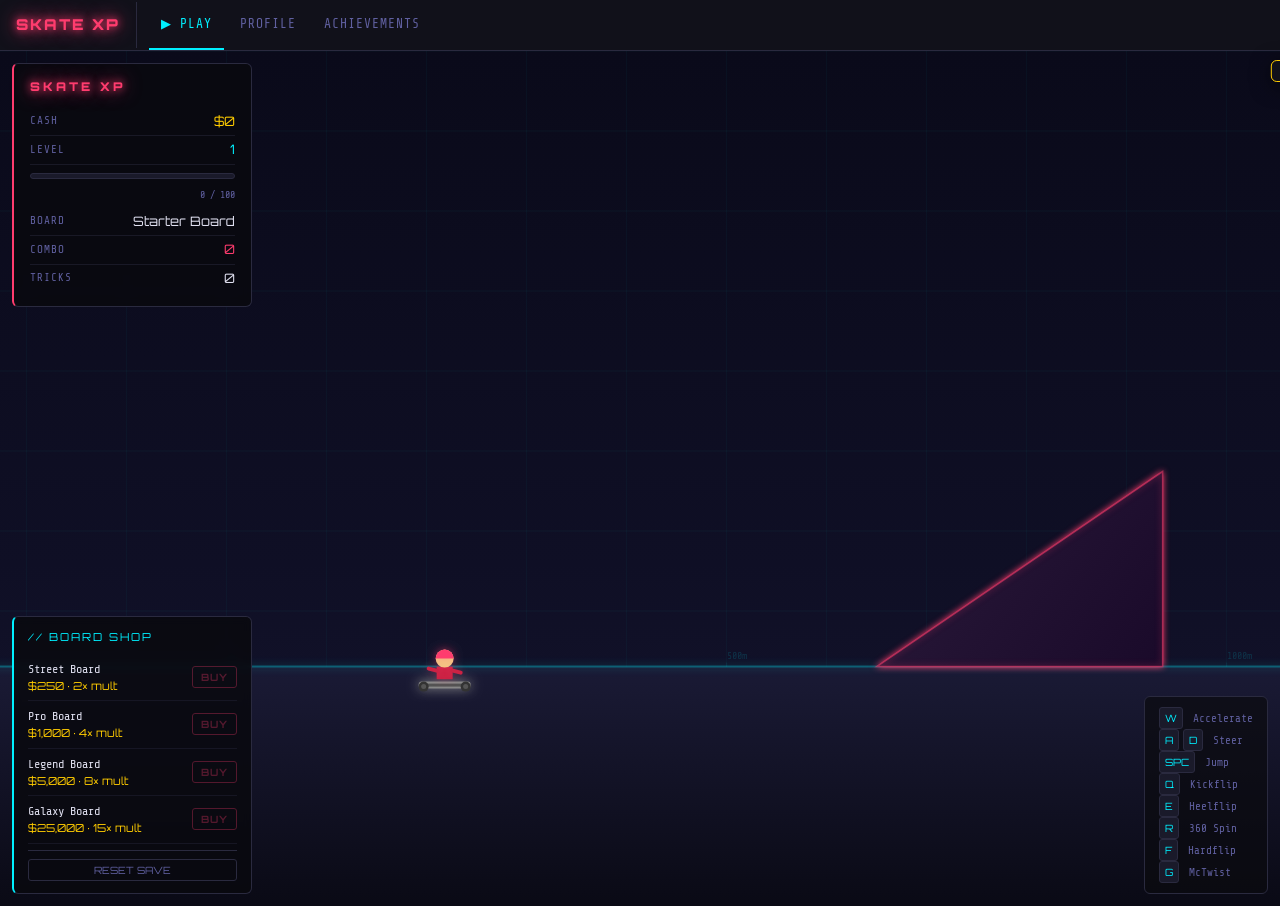
<file: index.html>
<!DOCTYPE html>
<html lang="en">
<head>
<meta charset="UTF-8">
<meta name="viewport" content="width=device-width, initial-scale=1">
<title>Skate XP — Play</title>
<link rel="stylesheet" href="style.css">
</head>
<body>

<nav class="nav">
  <div class="nav-logo">SKATE XP</div>
  <a href="index.html" class="active">▶ PLAY</a>
  <a href="profile.html">PROFILE</a>
  <a href="achievements.html">ACHIEVEMENTS</a>
</nav>

<div id="game-wrap">
  <canvas id="game-canvas"></canvas>

  
  <div id="hud">
    <div class="hud-title">SKATE XP</div>

    <div class="hud-row">
      <span class="hud-label">Cash</span>
      <span class="hud-value gold" id="hud-money">$0</span>
    </div>

    <div class="hud-row">
      <span class="hud-label">Level</span>
      <span class="hud-value cyan" id="hud-level">1</span>
    </div>

    <div class="xp-bar-wrap" title="XP Progress">
      <div class="xp-bar-fill" id="xp-bar" style="width:0%"></div>
    </div>
    <div style="font-size:10px;color:var(--text-dim);text-align:right;margin-bottom:6px" id="hud-xp">0 / 100</div>

    <div class="hud-row">
      <span class="hud-label">Board</span>
      <span class="hud-value" id="hud-board">Starter Board</span>
    </div>

    <div class="hud-row">
      <span class="hud-label">Combo</span>
      <span class="hud-value red" id="hud-combo">0</span>
    </div>

    <div class="hud-row">
      <span class="hud-label">Tricks</span>
      <span class="hud-value" id="hud-tricks">0</span>
    </div>
  </div>

  
  <div id="shop-panel">
    <div class="shop-title">// BOARD SHOP</div>

    <div class="shop-item">
      <div>
        <div class="shop-item-name">Street Board</div>
        <div class="shop-item-price">$250 · 2× mult</div>
      </div>
      <button id="buy-board-1" onclick="buyBoard(1)">BUY</button>
    </div>

    <div class="shop-item">
      <div>
        <div class="shop-item-name">Pro Board</div>
        <div class="shop-item-price">$1,000 · 4× mult</div>
      </div>
      <button id="buy-board-2" onclick="buyBoard(2)">BUY</button>
    </div>

    <div class="shop-item">
      <div>
        <div class="shop-item-name">Legend Board</div>
        <div class="shop-item-price">$5,000 · 8× mult</div>
      </div>
      <button id="buy-board-3" onclick="buyBoard(3)">BUY</button>
    </div>

    <div class="shop-item">
      <div>
        <div class="shop-item-name">Galaxy Board</div>
        <div class="shop-item-price">$25,000 · 15× mult</div>
      </div>
      <button id="buy-board-4" onclick="buyBoard(4)">BUY</button>
    </div>

    <div style="padding-top:8px;border-top:1px solid var(--border);margin-top:6px">
      <button onclick="resetSave()" style="font-family:var(--font-hud);font-size:10px;background:transparent;border:1px solid var(--border);color:var(--text-dim);padding:4px 8px;border-radius:3px;cursor:pointer;width:100%">RESET SAVE</button>
    </div>
  </div>

  
  <div id="controls-hint">
    <span class="key">W</span> Accelerate<br>
    <span class="key">A</span><span class="key">D</span> Steer<br>
    <span class="key">SPC</span> Jump<br>
    <span class="key">Q</span> Kickflip<br>
    <span class="key">E</span> Heelflip<br>
    <span class="key">R</span> 360 Spin<br>
    <span class="key">F</span> Hardflip<br>
    <span class="key">G</span> McTwist
  </div>
</div>

<div id="toast"></div>

<script src="game.js"></script>
</body>
</html>
</file>
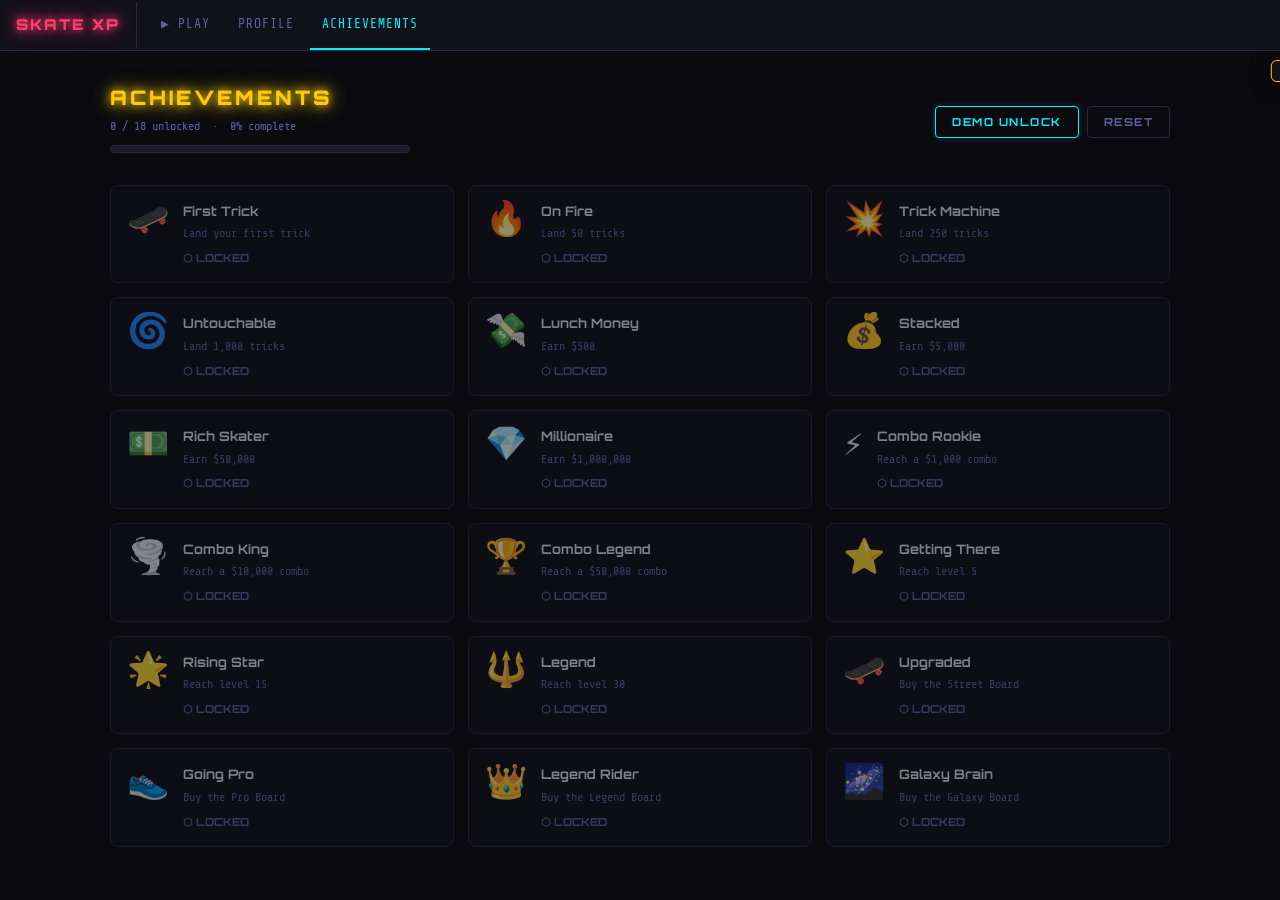
<file: achievements.html>
<!DOCTYPE html>
<html lang="en">
<head>
<meta charset="UTF-8">
<meta name="viewport" content="width=device-width, initial-scale=1">
<title>Skate XP — Achievements</title>
<link rel="stylesheet" href="style.css">
</head>
<body>

<nav class="nav">
  <div class="nav-logo">SKATE XP</div>
  <a href="index.html">▶ PLAY</a>
  <a href="profile.html">PROFILE</a>
  <a href="achievements.html" class="active">ACHIEVEMENTS</a>
</nav>

<div id="toast"></div>

<div class="ach-page">

  <div class="ach-header">
    <div>
      <h1>ACHIEVEMENTS</h1>
      <div style="color:var(--text-dim);font-size:12px;margin-top:4px">
        <span id="ach-unlocked-count">0</span> / <span id="ach-total-count">0</span> unlocked
        &nbsp;·&nbsp; <span id="ach-pct">0% complete</span>
      </div>
      <div class="progress-bar-wrap" style="margin-top:10px">
        <div class="progress-bar-fill" id="ach-progress-bar" style="width:0%"></div>
      </div>
    </div>
    <div style="display:flex;gap:8px;flex-wrap:wrap">
      <button class="btn btn-cyan" id="demo-data-btn">DEMO UNLOCK</button>
      <button class="btn btn-ghost" id="reset-ach-btn">RESET</button>
    </div>
  </div>

  <div class="ach-grid" id="ach-grid"></div>

</div>

<script src="game.js"></script>
</body>
</html>
</file>
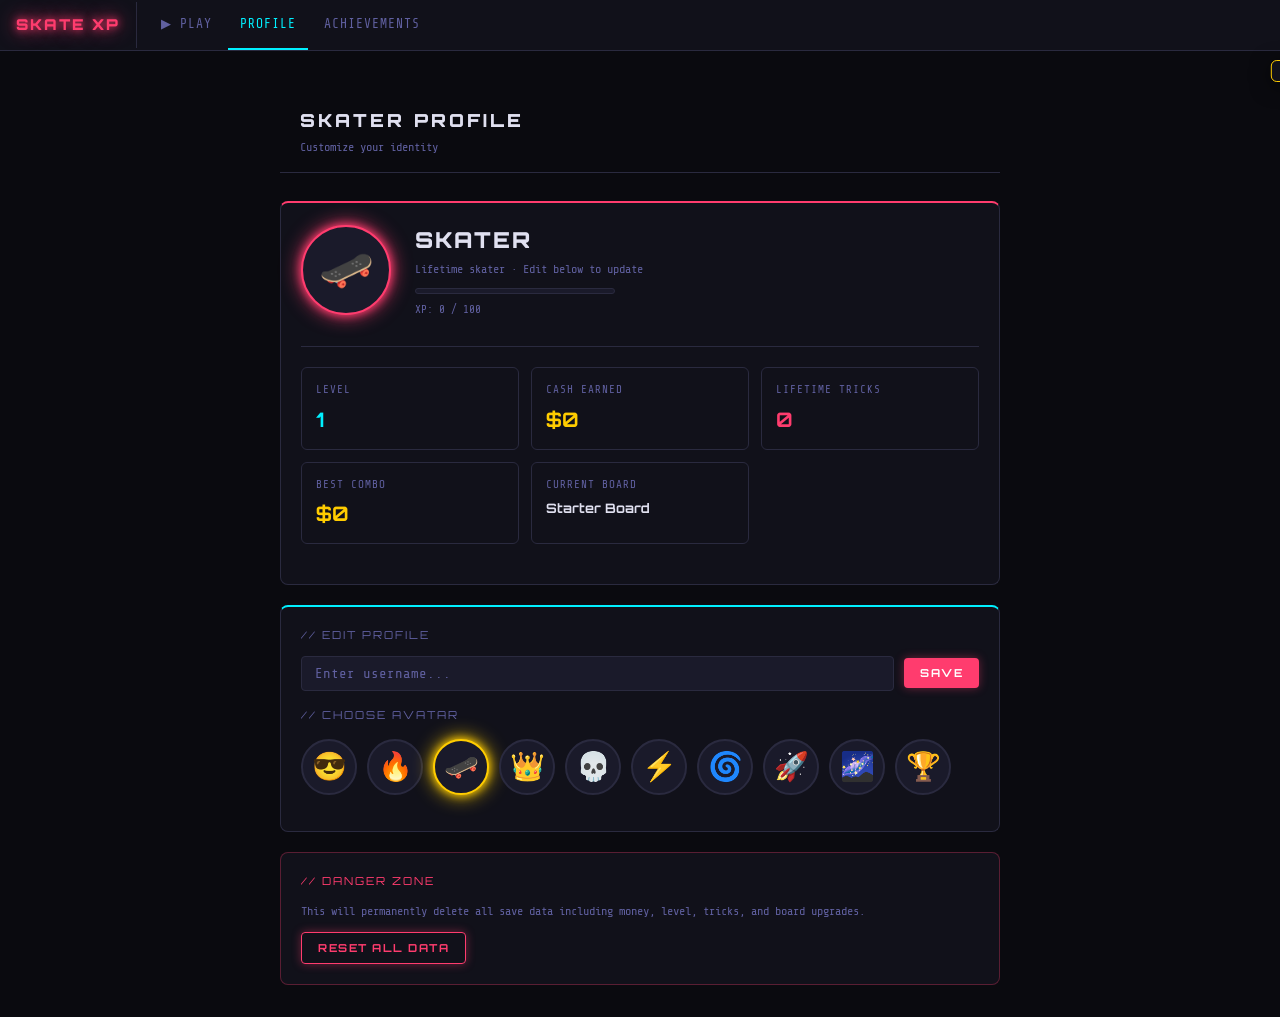
<file: profile.html>
<!DOCTYPE html>
<html lang="en">
<head>
<meta charset="UTF-8">
<meta name="viewport" content="width=device-width, initial-scale=1">
<title>Skate XP — Profile</title>
<link rel="stylesheet" href="style.css">
</head>
<body>

<nav class="nav">
  <div class="nav-logo">SKATE XP</div>
  <a href="index.html">▶ PLAY</a>
  <a href="profile.html" class="active">PROFILE</a>
  <a href="achievements.html">ACHIEVEMENTS</a>
</nav>

<div id="toast"></div>
<div id="profile-page">
  <div class="profile-page">

    <div class="page-header">
      <h1>Skater Profile</h1>
      <div class="breadcrumb">Customize your identity</div>
    </div>

    
    <div class="card card-accent-top" style="margin-bottom:20px">
      <div class="profile-header">
        <div class="avatar-display" id="avatar-display">🛹</div>
        <div class="profile-meta">
          <h1 id="display-name">SKATER</h1>
          <div class="subtitle">Lifetime skater · Edit below to update</div>
          <div style="margin-top:10px">
            <div class="xp-bar-wrap" style="width:200px">
              <div class="xp-bar-fill" id="profile-xp-bar" style="width:0%"></div>
            </div>
            <div style="font-size:11px;color:var(--text-dim);margin-top:4px">XP: <span id="stat-xp">0 / 100</span></div>
          </div>
        </div>
      </div>

      <hr class="divider">

      <div class="stats-grid">
        <div class="stat-card">
          <div class="label">Level</div>
          <div class="value cyan" id="stat-level">1</div>
        </div>
        <div class="stat-card">
          <div class="label">Cash Earned</div>
          <div class="value gold" id="stat-money">$0</div>
        </div>
        <div class="stat-card">
          <div class="label">Lifetime Tricks</div>
          <div class="value red" id="stat-tricks">0</div>
        </div>
        <div class="stat-card">
          <div class="label">Best Combo</div>
          <div class="value gold" id="stat-combo">$0</div>
        </div>
        <div class="stat-card">
          <div class="label">Current Board</div>
          <div class="value" style="font-size:13px" id="stat-board">Starter Board</div>
        </div>
      </div>
    </div>

    
    <div class="card card-accent-cyan" style="margin-bottom:20px">
      <div class="section-label">// Edit Profile</div>

      <div class="form-row">
        <input type="text" class="input" id="username-input" placeholder="Enter username..." maxlength="24">
        <button class="btn btn-primary" id="save-profile-btn">SAVE</button>
      </div>

      <div class="section-label" style="margin-top:16px">// Choose Avatar</div>
      <div class="avatar-picker">
        <div class="avatar-opt" data-avatar="😎">😎</div>
        <div class="avatar-opt" data-avatar="🔥">🔥</div>
        <div class="avatar-opt" data-avatar="🛹">🛹</div>
        <div class="avatar-opt" data-avatar="👑">👑</div>
        <div class="avatar-opt" data-avatar="💀">💀</div>
        <div class="avatar-opt" data-avatar="⚡">⚡</div>
        <div class="avatar-opt" data-avatar="🌀">🌀</div>
        <div class="avatar-opt" data-avatar="🚀">🚀</div>
        <div class="avatar-opt" data-avatar="🌌">🌌</div>
        <div class="avatar-opt" data-avatar="🏆">🏆</div>
      </div>
    </div>

    
    <div class="card" style="border-color:rgba(255,60,110,.3)">
      <div class="section-label" style="color:var(--accent)">// Danger Zone</div>
      <p style="color:var(--text-dim);font-size:12px;margin-bottom:12px">This will permanently delete all save data including money, level, tricks, and board upgrades.</p>
      <button class="btn btn-primary" id="reset-profile-btn" style="background:transparent;border:1px solid var(--accent);color:var(--accent)">RESET ALL DATA</button>
    </div>

  </div>
</div>

<script src="game.js"></script>
</body>
</html>
</file>
<file: style.css>
@import url('https://fonts.googleapis.com/css2?family=Orbitron:wght@400;700;900&family=Share+Tech+Mono&display=swap');

:root {
  --bg:        #0a0a0f;
  --surface:   #11111a;
  --surface2:  #1a1a2a;
  --border:    #2a2a3f;
  --accent:    #ff3c6e;
  --accent2:   #00f0ff;
  --accent3:   #ffcc00;
  --text:      #e0e0f0;
  --text-dim:  #6060a0;
  --neon-glow: 0 0 8px var(--accent), 0 0 20px var(--accent);
  --cyan-glow: 0 0 8px var(--accent2), 0 0 20px var(--accent2);
  --gold-glow: 0 0 8px var(--accent3), 0 0 20px var(--accent3);
  --font-hud:  'Orbitron', sans-serif;
  --font-mono: 'Share Tech Mono', monospace;
}

*, *::before, *::after { box-sizing: border-box; margin: 0; padding: 0; }

body {
  background: var(--bg);
  color: var(--text);
  font-family: var(--font-mono);
  font-size: 14px;
  line-height: 1.5;
  min-height: 100vh;
}

::-webkit-scrollbar { width: 6px; }
::-webkit-scrollbar-track { background: var(--surface); }
::-webkit-scrollbar-thumb { background: var(--border); border-radius: 3px; }
::-webkit-scrollbar-thumb:hover { background: var(--accent); }

.nav {
  display: flex;
  align-items: center;
  gap: 4px;
  background: var(--surface);
  border-bottom: 1px solid var(--border);
  padding: 0 16px;
  position: sticky;
  top: 0;
  z-index: 100;
}

.nav-logo {
  font-family: var(--font-hud);
  font-size: 15px;
  font-weight: 900;
  color: var(--accent);
  text-shadow: var(--neon-glow);
  padding: 12px 16px 12px 0;
  margin-right: 8px;
  border-right: 1px solid var(--border);
  letter-spacing: 2px;
}

.nav a {
  color: var(--text-dim);
  text-decoration: none;
  font-family: var(--font-mono);
  font-size: 13px;
  padding: 14px 12px;
  border-bottom: 2px solid transparent;
  transition: color .15s, border-color .15s;
  letter-spacing: 1px;
}

.nav a:hover { color: var(--text); border-color: var(--border); }
.nav a.active { color: var(--accent2); border-color: var(--accent2); }

.btn {
  display: inline-block;
  font-family: var(--font-hud);
  font-size: 11px;
  font-weight: 700;
  letter-spacing: 1.5px;
  text-transform: uppercase;
  padding: 8px 16px;
  border-radius: 4px;
  border: none;
  cursor: pointer;
  transition: all .15s;
  text-decoration: none;
}

.btn-primary {
  background: var(--accent);
  color: #fff;
  box-shadow: 0 0 10px rgba(255,60,110,.4);
}
.btn-primary:hover {
  background: #ff5a84;
  box-shadow: var(--neon-glow);
  transform: translateY(-1px);
}

.btn-cyan {
  background: transparent;
  color: var(--accent2);
  border: 1px solid var(--accent2);
  box-shadow: 0 0 6px rgba(0,240,255,.2);
}
.btn-cyan:hover {
  background: rgba(0,240,255,.1);
  box-shadow: var(--cyan-glow);
  transform: translateY(-1px);
}

.btn-ghost {
  background: transparent;
  color: var(--text-dim);
  border: 1px solid var(--border);
}
.btn-ghost:hover {
  color: var(--text);
  border-color: var(--text-dim);
}

.btn-gold {
  background: var(--accent3);
  color: #000;
  font-weight: 900;
}
.btn-gold:hover {
  box-shadow: var(--gold-glow);
  transform: translateY(-1px);
}

.btn:disabled {
  opacity: .4;
  cursor: not-allowed;
  transform: none !important;
  box-shadow: none !important;
}

.card {
  background: var(--surface);
  border: 1px solid var(--border);
  border-radius: 8px;
  padding: 20px;
}

.card-accent-top { border-top: 2px solid var(--accent); }
.card-accent-cyan { border-top: 2px solid var(--accent2); }
.card-accent-gold { border-top: 2px solid var(--accent3); }

#hud {
  position: absolute;
  top: 12px;
  left: 12px;
  background: rgba(10,10,15,.88);
  border: 1px solid var(--border);
  border-left: 2px solid var(--accent);
  border-radius: 6px;
  padding: 14px 16px;
  width: 240px;
  backdrop-filter: blur(4px);
  z-index: 10;
}

.hud-title {
  font-family: var(--font-hud);
  font-size: 12px;
  font-weight: 900;
  color: var(--accent);
  text-shadow: var(--neon-glow);
  letter-spacing: 3px;
  margin-bottom: 12px;
  text-transform: uppercase;
}

.hud-row {
  display: flex;
  justify-content: space-between;
  align-items: center;
  padding: 4px 0;
  border-bottom: 1px solid rgba(42,42,63,.5);
}
.hud-row:last-child { border-bottom: none; }

.hud-label { color: var(--text-dim); font-size: 11px; letter-spacing: 1px; text-transform: uppercase; }
.hud-value { font-family: var(--font-hud); font-size: 13px; color: var(--text); }
.hud-value.gold { color: var(--accent3); }
.hud-value.cyan { color: var(--accent2); }
.hud-value.red  { color: var(--accent); }

.xp-bar-wrap {
  margin: 8px 0;
  background: var(--surface2);
  border: 1px solid var(--border);
  border-radius: 3px;
  height: 6px;
  overflow: hidden;
}
.xp-bar-fill {
  height: 100%;
  background: linear-gradient(90deg, var(--accent2), var(--accent));
  border-radius: 3px;
  transition: width .3s;
  box-shadow: 0 0 6px var(--accent2);
}

#combo-display {
  position: absolute;
  top: 50%;
  left: 50%;
  transform: translate(-50%, -50%);
  font-family: var(--font-hud);
  font-size: 48px;
  font-weight: 900;
  color: var(--accent3);
  text-shadow: var(--gold-glow);
  pointer-events: none;
  opacity: 0;
  transition: opacity .3s;
  text-align: center;
  z-index: 20;
}

#combo-display.visible { opacity: 1; }

#trick-popup {
  position: absolute;
  top: 40%;
  left: 50%;
  transform: translate(-50%, -50%);
  font-family: var(--font-hud);
  font-size: 22px;
  font-weight: 700;
  color: var(--accent2);
  text-shadow: var(--cyan-glow);
  pointer-events: none;
  opacity: 0;
  transition: opacity .15s, transform .15s;
  z-index: 20;
  white-space: nowrap;
}

#trick-popup.pop {
  opacity: 1;
  transform: translate(-50%, -60%);
}

#shop-panel {
  position: absolute;
  bottom: 12px;
  left: 12px;
  background: rgba(10,10,15,.88);
  border: 1px solid var(--border);
  border-left: 2px solid var(--accent2);
  border-radius: 6px;
  padding: 12px 14px;
  width: 240px;
  backdrop-filter: blur(4px);
  z-index: 10;
}

.shop-title {
  font-family: var(--font-hud);
  font-size: 11px;
  color: var(--accent2);
  letter-spacing: 2px;
  margin-bottom: 8px;
}

.shop-item {
  display: flex;
  justify-content: space-between;
  align-items: center;
  padding: 6px 0;
  border-bottom: 1px solid rgba(42,42,63,.4);
}
.shop-item:last-child { border-bottom: none; }

.shop-item-name { font-size: 12px; color: var(--text); }
.shop-item-price { font-family: var(--font-hud); font-size: 11px; color: var(--accent3); }

.shop-item button {
  font-family: var(--font-hud);
  font-size: 10px;
  font-weight: 700;
  padding: 4px 8px;
  border-radius: 3px;
  border: 1px solid var(--accent);
  background: transparent;
  color: var(--accent);
  cursor: pointer;
  transition: all .15s;
  letter-spacing: 1px;
}
.shop-item button:hover { background: var(--accent); color: #fff; box-shadow: var(--neon-glow); }
.shop-item button:disabled { opacity: .3; cursor: not-allowed; }
.shop-item button.owned { border-color: var(--accent3); color: var(--accent3); }

#controls-hint {
  position: absolute;
  bottom: 12px;
  right: 12px;
  background: rgba(10,10,15,.7);
  border: 1px solid var(--border);
  border-radius: 6px;
  padding: 10px 14px;
  font-size: 11px;
  color: var(--text-dim);
  line-height: 1.8;
  z-index: 10;
}
#controls-hint .key {
  display: inline-block;
  background: var(--surface2);
  border: 1px solid var(--border);
  border-radius: 3px;
  padding: 1px 5px;
  font-family: var(--font-hud);
  font-size: 10px;
  color: var(--accent2);
  margin-right: 4px;
}

canvas {
  display: block;
  width: 100%;
  height: 100%;
}

#game-wrap {
  position: relative;
  width: 100vw;
  height: calc(100vh - 45px);
  overflow: hidden;
}

.profile-page {
  max-width: 760px;
  margin: 0 auto;
  padding: 32px 20px;
}

.profile-header {
  display: flex;
  align-items: center;
  gap: 24px;
  margin-bottom: 28px;
}

.avatar-display {
  width: 90px;
  height: 90px;
  background: var(--surface2);
  border: 2px solid var(--accent);
  border-radius: 50%;
  display: flex;
  align-items: center;
  justify-content: center;
  font-size: 44px;
  box-shadow: var(--neon-glow);
  flex-shrink: 0;
  cursor: pointer;
  transition: transform .15s;
}
.avatar-display:hover { transform: scale(1.05); }

.profile-meta h1 {
  font-family: var(--font-hud);
  font-size: 22px;
  font-weight: 900;
  color: var(--text);
  letter-spacing: 2px;
}
.profile-meta .subtitle { color: var(--text-dim); font-size: 12px; margin-top: 4px; }

.stats-grid {
  display: grid;
  grid-template-columns: repeat(auto-fill, minmax(180px, 1fr));
  gap: 12px;
  margin: 20px 0;
}

.stat-card {
  background: var(--surface);
  border: 1px solid var(--border);
  border-radius: 6px;
  padding: 14px;
}
.stat-card .label { font-size: 11px; color: var(--text-dim); letter-spacing: 1px; text-transform: uppercase; margin-bottom: 6px; }
.stat-card .value { font-family: var(--font-hud); font-size: 20px; font-weight: 700; }
.stat-card .value.gold { color: var(--accent3); }
.stat-card .value.cyan { color: var(--accent2); }
.stat-card .value.red  { color: var(--accent); }

.avatar-picker {
  display: flex;
  flex-wrap: wrap;
  gap: 10px;
  margin: 16px 0;
}

.avatar-opt {
  width: 56px;
  height: 56px;
  background: var(--surface2);
  border: 2px solid var(--border);
  border-radius: 50%;
  display: flex;
  align-items: center;
  justify-content: center;
  font-size: 28px;
  cursor: pointer;
  transition: border-color .15s, transform .15s, box-shadow .15s;
}
.avatar-opt:hover { transform: scale(1.1); border-color: var(--text-dim); }
.avatar-opt.selected { border-color: var(--accent3); box-shadow: var(--gold-glow); }

.form-row {
  display: flex;
  gap: 10px;
  align-items: center;
  margin: 12px 0;
}

.input {
  background: var(--surface2);
  border: 1px solid var(--border);
  border-radius: 4px;
  padding: 9px 13px;
  color: var(--text);
  font-family: var(--font-mono);
  font-size: 14px;
  outline: none;
  transition: border-color .15s;
  flex: 1;
}
.input:focus { border-color: var(--accent2); }
.input::placeholder { color: var(--text-dim); }

.ach-page { max-width: 1100px; margin: 0 auto; padding: 32px 20px; }

.ach-header {
  margin-bottom: 24px;
  display: flex;
  align-items: center;
  justify-content: space-between;
  flex-wrap: wrap;
  gap: 12px;
}

.ach-header h1 {
  font-family: var(--font-hud);
  font-size: 20px;
  font-weight: 900;
  color: var(--accent3);
  text-shadow: var(--gold-glow);
  letter-spacing: 3px;
}

.progress-bar-wrap {
  background: var(--surface2);
  border: 1px solid var(--border);
  border-radius: 4px;
  height: 8px;
  overflow: hidden;
  margin: 8px 0;
  width: 300px;
  max-width: 100%;
}
.progress-bar-fill {
  height: 100%;
  background: linear-gradient(90deg, var(--accent3), var(--accent));
  transition: width .4s;
  box-shadow: 0 0 6px var(--accent3);
}

.ach-grid {
  display: grid;
  grid-template-columns: repeat(auto-fill, minmax(260px, 1fr));
  gap: 14px;
}

.ach-card {
  background: var(--surface);
  border: 1px solid var(--border);
  border-radius: 8px;
  padding: 16px;
  display: flex;
  gap: 14px;
  align-items: flex-start;
  transition: border-color .15s, background .15s;
}

.ach-card.unlocked {
  border-color: var(--accent3);
  background: rgba(255,204,0,.05);
}

.ach-card.locked { opacity: .55; }

.ach-icon {
  font-size: 34px;
  flex-shrink: 0;
  line-height: 1;
}

.ach-info { flex: 1; }
.ach-title { font-family: var(--font-hud); font-size: 13px; font-weight: 700; color: var(--text); margin-bottom: 4px; }
.ach-desc { font-size: 12px; color: var(--text-dim); line-height: 1.4; }
.ach-status { margin-top: 8px; font-size: 11px; font-weight: 700; font-family: var(--font-hud); }
.ach-card.unlocked .ach-status { color: var(--accent3); }
.ach-card.locked .ach-status { color: var(--text-dim); }

.page-header {
  padding: 24px 20px 0;
  border-bottom: 1px solid var(--border);
  margin-bottom: 28px;
}
.page-header h1 {
  font-family: var(--font-hud);
  font-size: 18px;
  font-weight: 900;
  letter-spacing: 3px;
  color: var(--text);
  text-transform: uppercase;
}
.page-header .breadcrumb { font-size: 12px; color: var(--text-dim); margin-top: 4px; padding-bottom: 16px; }

.divider { border: none; border-top: 1px solid var(--border); margin: 20px 0; }

#toast {
  position: fixed;
  top: 60px;
  right: 16px;
  background: var(--surface);
  border: 1px solid var(--accent3);
  border-radius: 6px;
  padding: 10px 16px;
  font-family: var(--font-hud);
  font-size: 12px;
  color: var(--accent3);
  z-index: 999;
  transform: translateX(120%);
  transition: transform .25s;
  box-shadow: 0 4px 20px rgba(0,0,0,.5);
}
#toast.show { transform: translateX(0); }

.section-label {
  font-family: var(--font-hud);
  font-size: 11px;
  color: var(--text-dim);
  letter-spacing: 2px;
  text-transform: uppercase;
  margin-bottom: 12px;
}

@media (max-width: 600px) {
  #hud { width: 200px; }
  #shop-panel { width: 200px; }
  .stats-grid { grid-template-columns: 1fr 1fr; }
}
</file>
